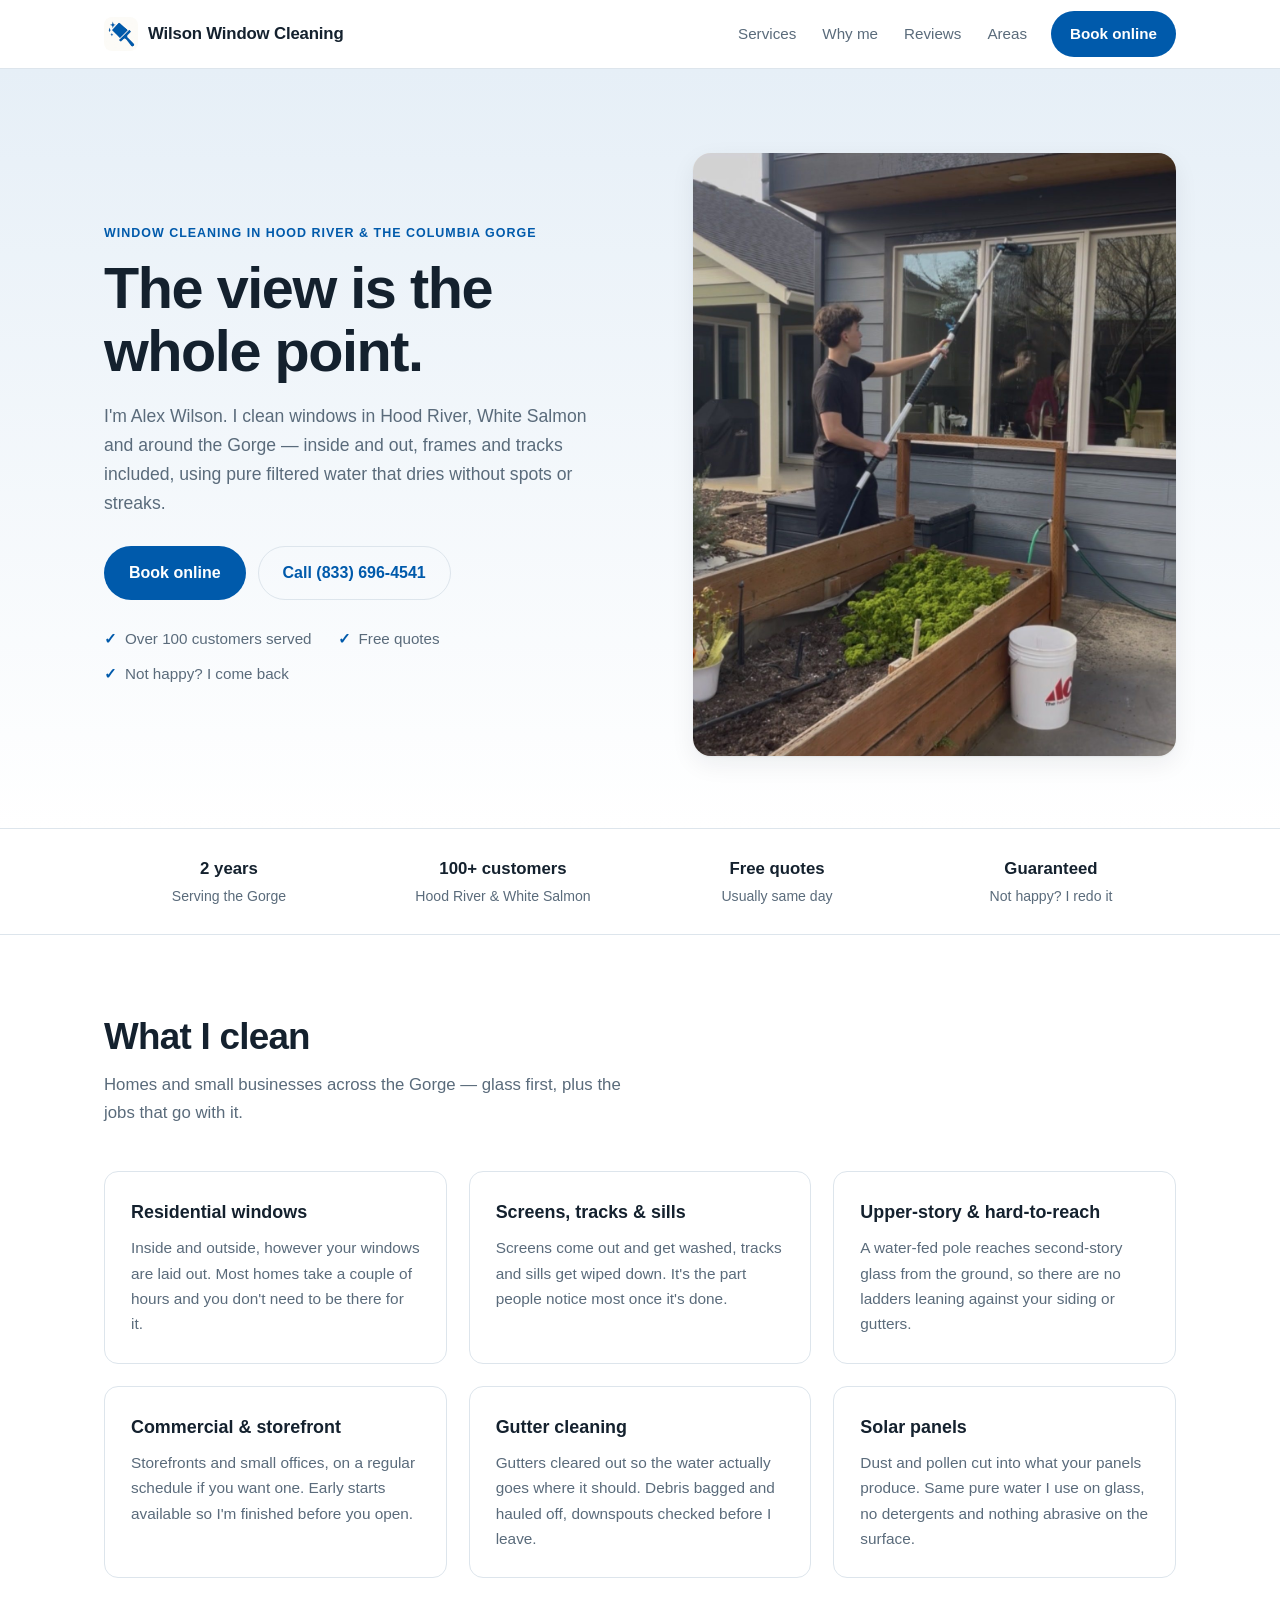
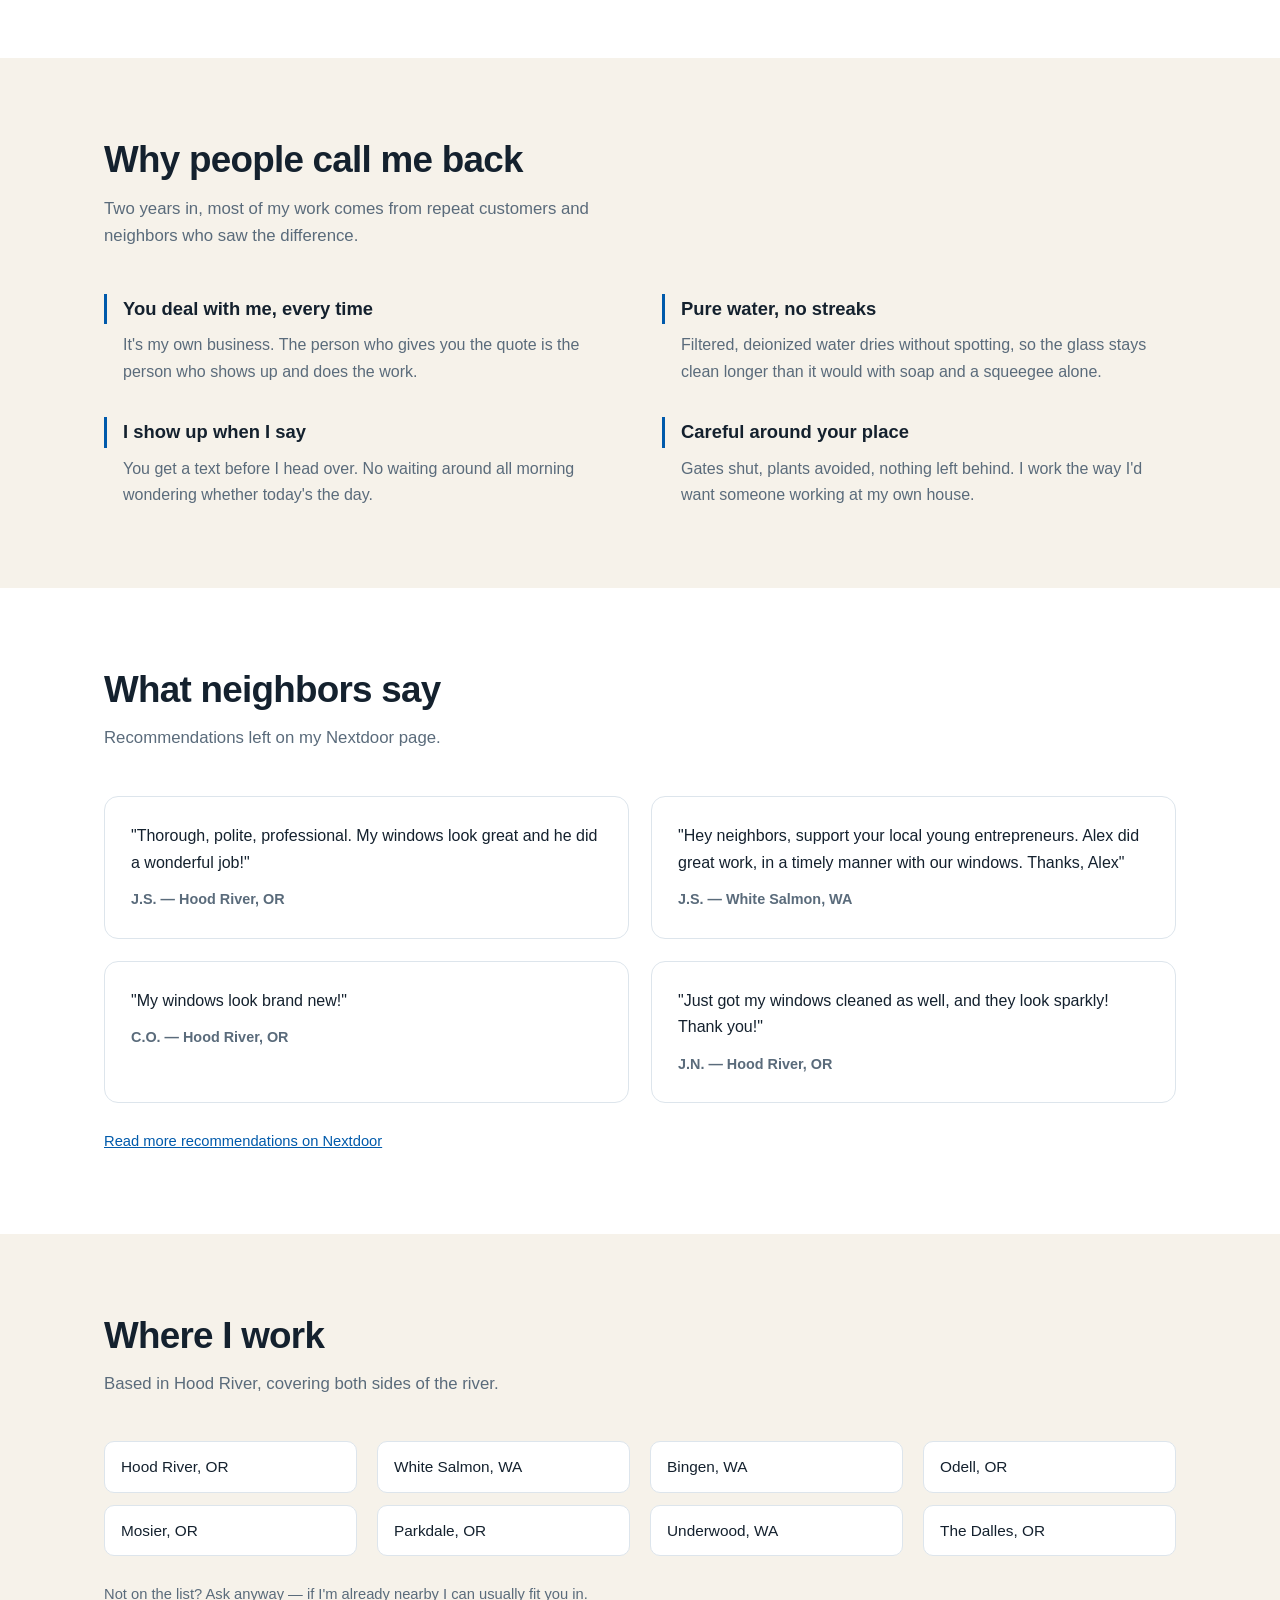
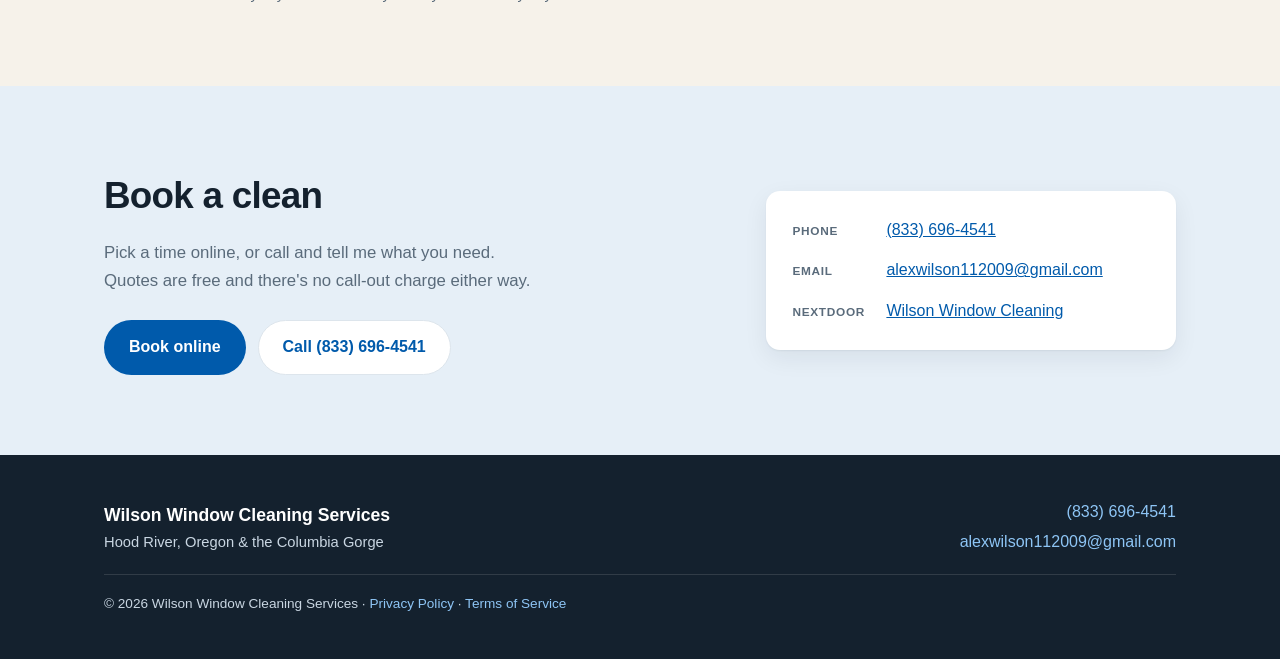
<file: index.html>
<!doctype html>
<html lang="en">
<head>
<meta charset="utf-8">
<meta name="viewport" content="width=device-width, initial-scale=1">
<title>Wilson Window Cleaning Services — Hood River &amp; the Columbia Gorge</title>
<meta name="description" content="Streak-free window cleaning in Hood River, White Salmon and across the Columbia Gorge. Over 100 customers served. Free quotes — call (833) 696-4541.">

<meta property="og:type" content="website">
<meta property="og:title" content="Wilson Window Cleaning Services — Hood River &amp; the Columbia Gorge">
<meta property="og:description" content="Streak-free window cleaning in Hood River, White Salmon and across the Columbia Gorge. Over 100 customers served.">
<meta property="og:image" content="https://wilsonwindowcleaning.us/assets/logo.webp">
<meta property="og:url" content="https://wilsonwindowcleaning.us/">

<link rel="canonical" href="https://wilsonwindowcleaning.us/">

<link rel="icon" href="assets/logo-mark.png">

<link rel="stylesheet" href="assets/styles.css">
</head>
<body>

<a class="skip-link" href="#main">Skip to content</a>

<header class="site-header">
  <div class="container header-inner">
    <a class="brand" href="#top">
      <img class="brand-mark" src="assets/logo-mark.png" alt="">
      <span class="brand-name">Wilson Window Cleaning</span>
    </a>

    <nav class="site-nav" aria-label="Main">
      <a href="#services">Services</a>
      <a href="#why">Why me</a>
      <a href="#reviews">Reviews</a>
      <a href="#areas">Areas</a>
    </nav>

    <a class="btn btn-primary btn-sm header-cta" href="https://my.herolgo.com/booking/4102-cloudview-ct-wjz6it9rnk/sv/free-quote">Book online</a>
  </div>
</header>

<main id="main">

  <!-- ============================ HERO ============================ -->
  <section class="hero" id="top">
    <div class="container hero-inner">
      <div class="hero-copy">
        <p class="eyebrow">Window cleaning in Hood River &amp; the Columbia Gorge</p>
        <h1>The view is the whole point.</h1>
        <p class="lede">
          I'm Alex Wilson. I clean windows in Hood River, White Salmon and
          around the Gorge — inside and out, frames and tracks included, using
          pure filtered water that dries without spots or streaks.
        </p>
        <div class="hero-actions">
          <a class="btn btn-primary" href="https://my.herolgo.com/booking/4102-cloudview-ct-wjz6it9rnk/sv/free-quote">Book online</a>
          <a class="btn btn-ghost" href="tel:+18336964541">Call (833) 696-4541</a>
        </div>
        <ul class="hero-points">
          <li>Over 100 customers served</li>
          <li>Free quotes</li>
          <li>Not happy? I come back</li>
        </ul>
      </div>

      <figure class="hero-figure">
        <img src="assets/photo-hero.jpg"
             alt="Alex Wilson cleaning a large patio window with a water-fed extension pole"
             width="1179" height="2075" loading="eager" fetchpriority="high">
      </figure>
    </div>
  </section>

  <!-- ========================== TRUST BAR ========================= -->
  <section class="trustbar">
    <div class="container trust-inner">
      <div class="trust-item"><strong>2 years</strong><span>Serving the Gorge</span></div>
      <div class="trust-item"><strong>100+ customers</strong><span>Hood River &amp; White Salmon</span></div>
      <div class="trust-item"><strong>Free quotes</strong><span>Usually same day</span></div>
      <div class="trust-item"><strong>Guaranteed</strong><span>Not happy? I redo it</span></div>
    </div>
  </section>

  <!-- =========================== SERVICES ========================= -->
  <section class="section" id="services">
    <div class="container">
      <div class="section-head">
        <h2>What I clean</h2>
        <p>Homes and small businesses across the Gorge — glass first, plus the jobs that go with it.</p>
      </div>

      <div class="cards">
        <article class="card">
          <h3>Residential windows</h3>
          <p>
            Inside and outside, however your windows are laid out. Most homes
            take a couple of hours and you don't need to be there for it.
          </p>
        </article>

        <article class="card">
          <h3>Screens, tracks &amp; sills</h3>
          <p>
            Screens come out and get washed, tracks and sills get wiped down.
            It's the part people notice most once it's done.
          </p>
        </article>

        <article class="card">
          <h3>Upper-story &amp; hard-to-reach</h3>
          <p>
            A water-fed pole reaches second-story glass from the ground, so
            there are no ladders leaning against your siding or gutters.
          </p>
        </article>

        <article class="card">
          <h3>Commercial &amp; storefront</h3>
          <p>
            Storefronts and small offices, on a regular schedule if you want
            one. Early starts available so I'm finished before you open.
          </p>
        </article>

        <article class="card">
          <h3>Gutter cleaning</h3>
          <p>
            Gutters cleared out so the water actually goes where it should.
            Debris bagged and hauled off, downspouts checked before I leave.
          </p>
        </article>

        <article class="card">
          <h3>Solar panels</h3>
          <p>
            Dust and pollen cut into what your panels produce. Same pure water
            I use on glass, no detergents and nothing abrasive on the surface.
          </p>
        </article>
      </div>
    </div>
  </section>

  <!-- ============================ WHY ME ========================== -->
  <section class="section section-alt" id="why">
    <div class="container">
      <div class="section-head">
        <h2>Why people call me back</h2>
        <p>Two years in, most of my work comes from repeat customers and neighbors who saw the difference.</p>
      </div>

      <div class="split">
        <div class="reason">
          <h3>You deal with me, every time</h3>
          <p>
            It's my own business. The person who gives you the quote is the
            person who shows up and does the work.
          </p>
        </div>
        <div class="reason">
          <h3>Pure water, no streaks</h3>
          <p>
            Filtered, deionized water dries without spotting, so the glass
            stays clean longer than it would with soap and a squeegee alone.
          </p>
        </div>
        <div class="reason">
          <h3>I show up when I say</h3>
          <p>
            You get a text before I head over. No waiting around all morning
            wondering whether today's the day.
          </p>
        </div>
        <div class="reason">
          <h3>Careful around your place</h3>
          <p>
            Gates shut, plants avoided, nothing left behind. I work the way
            I'd want someone working at my own house.
          </p>
        </div>
      </div>
    </div>
  </section>

  <!-- =========================== REVIEWS ========================== -->
  <section class="section" id="reviews">
    <div class="container">
      <div class="section-head">
        <h2>What neighbors say</h2>
        <p>Recommendations left on my Nextdoor page.</p>
      </div>

      <div class="quotes">
        <blockquote class="quote">
          <p>
            "Thorough, polite, professional. My windows look great and he did a
            wonderful job!"
          </p>
          <footer>J.S. — Hood River, OR</footer>
        </blockquote>

        <blockquote class="quote">
          <p>
            "Hey neighbors, support your local young entrepreneurs. Alex did
            great work, in a timely manner with our windows. Thanks, Alex"
          </p>
          <footer>J.S. — White Salmon, WA</footer>
        </blockquote>

        <blockquote class="quote">
          <p>"My windows look brand new!"</p>
          <footer>C.O. — Hood River, OR</footer>
        </blockquote>

        <blockquote class="quote">
          <p>
            "Just got my windows cleaned as well, and they look sparkly!
            Thank you!"
          </p>
          <footer>J.N. — Hood River, OR</footer>
        </blockquote>
      </div>

      <p class="fineprint">
        <a href="https://nextdoor.com/pages/wilson-window-cleaning-fyv043/"
           target="_blank" rel="noopener">Read more recommendations on Nextdoor</a>
      </p>
    </div>
  </section>

  <!-- ============================ AREAS =========================== -->
  <section class="section section-alt" id="areas">
    <div class="container">
      <div class="section-head">
        <h2>Where I work</h2>
        <p>Based in Hood River, covering both sides of the river.</p>
      </div>

      <ul class="area-list">
        <li>Hood River, OR</li>
        <li>White Salmon, WA</li>
        <li>Bingen, WA</li>
        <li>Odell, OR</li>
        <li>Mosier, OR</li>
        <li>Parkdale, OR</li>
        <li>Underwood, WA</li>
        <li>The Dalles, OR</li>
      </ul>

      <p class="fineprint">
        Not on the list? Ask anyway — if I'm already nearby I can usually fit you in.
      </p>
    </div>
  </section>

  <!-- ============================= BOOK =========================== -->
  <section class="section section-book" id="book">
    <div class="container book-inner">
      <div class="book-copy">
        <h2>Book a clean</h2>
        <p>
          Pick a time online, or call and tell me what you need. Quotes are
          free and there's no call-out charge either way.
        </p>
        <div class="book-actions">
          <a class="btn btn-primary" href="https://my.herolgo.com/booking/4102-cloudview-ct-wjz6it9rnk/sv/free-quote">Book online</a>
          <a class="btn btn-ghost" href="tel:+18336964541">Call (833) 696-4541</a>
        </div>
      </div>

      <div class="contact-list">
        <p><strong>Phone</strong><a href="tel:+18336964541">(833) 696-4541</a></p>
        <p><strong>Email</strong><a href="mailto:alexwilson112009@gmail.com">alexwilson112009@gmail.com</a></p>
        <p><strong>Nextdoor</strong><a href="https://nextdoor.com/pages/wilson-window-cleaning-fyv043/" target="_blank" rel="noopener">Wilson Window Cleaning</a></p>
      </div>
    </div>
  </section>

</main>

<footer class="site-footer">
  <div class="container footer-inner">
    <div>
      <p class="footer-brand">Wilson Window Cleaning Services</p>
      <p class="footer-meta">Hood River, Oregon &amp; the Columbia Gorge</p>
    </div>
    <div class="footer-contact">
      <a href="tel:+18336964541">(833) 696-4541</a>
      <a href="mailto:alexwilson112009@gmail.com">alexwilson112009@gmail.com</a>
    </div>
    <p class="footer-legal">
      © <span id="year">2026</span> Wilson Window Cleaning Services ·
      <a href="privacy.html">Privacy Policy</a> ·
      <a href="terms.html">Terms of Service</a>
    </p>
  </div>
</footer>

<script>
  document.getElementById('year').textContent = new Date().getFullYear();
</script>

</body>
</html>
</file>
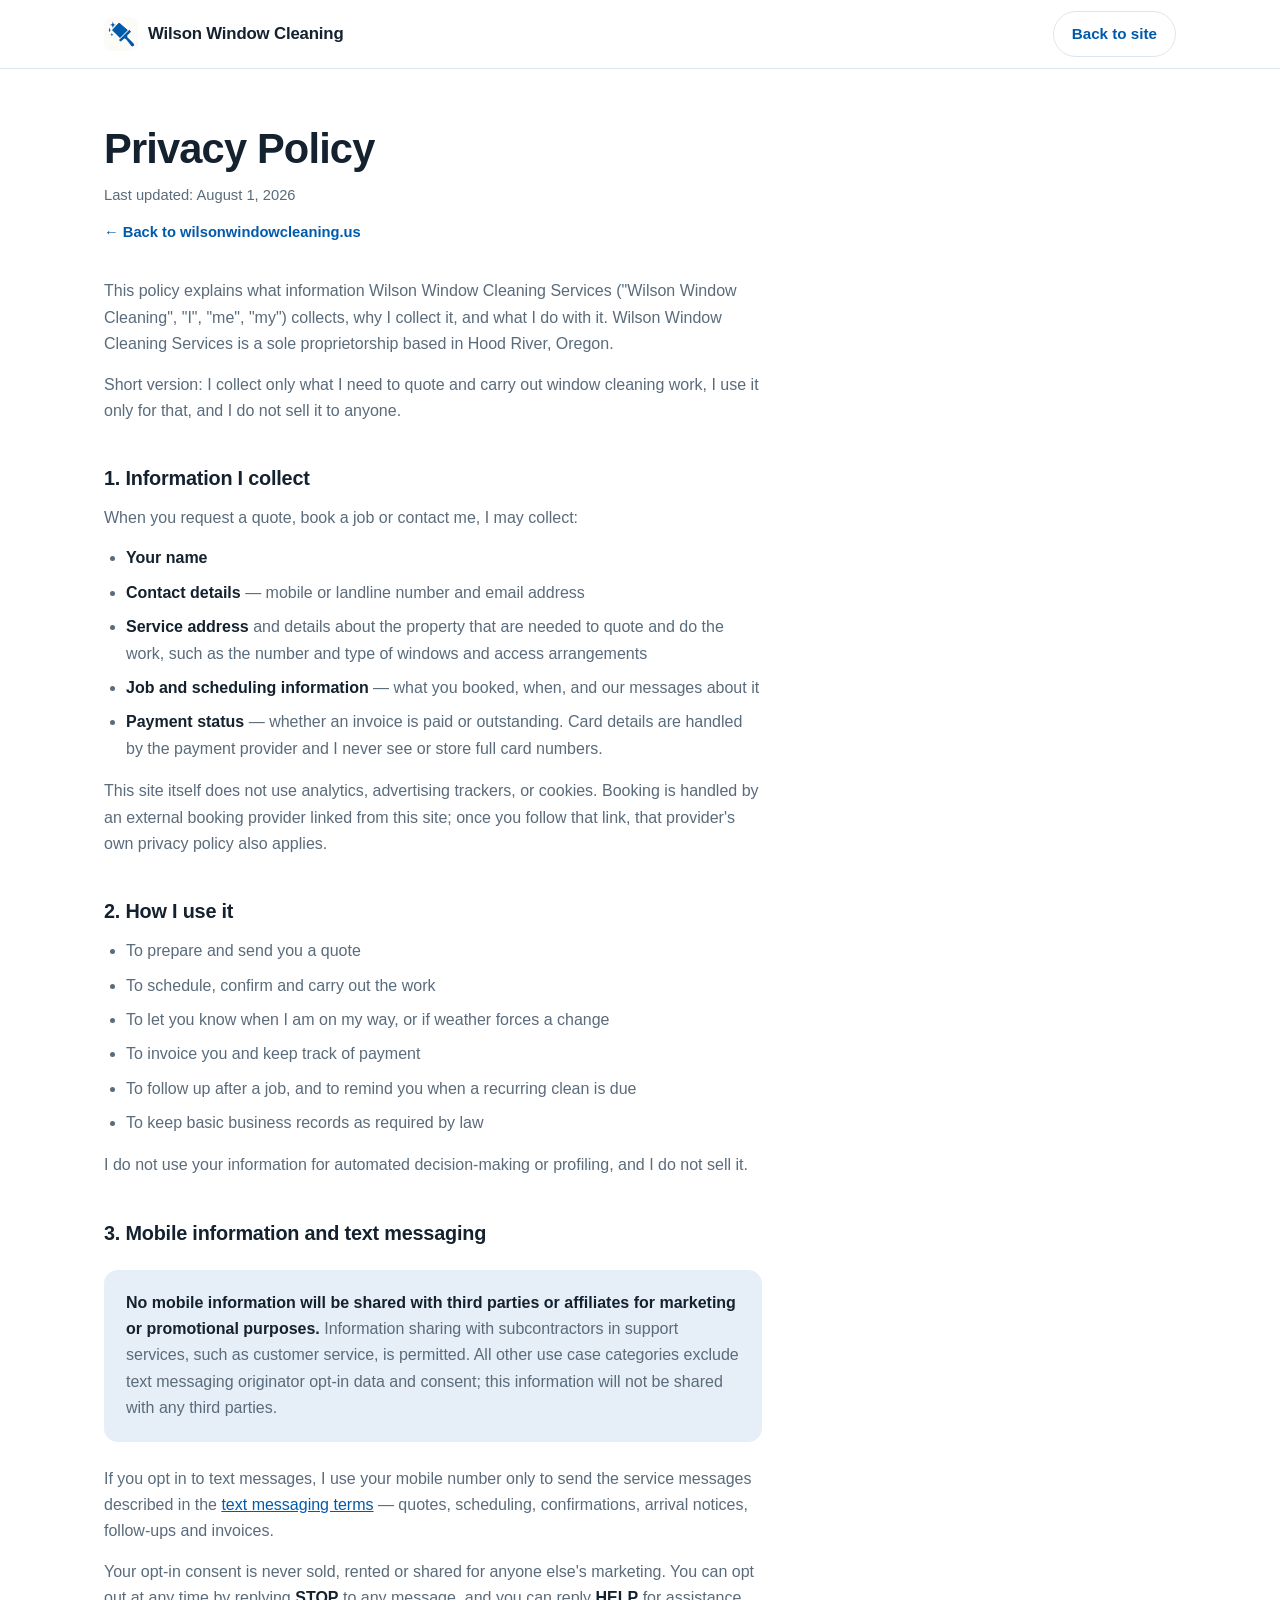
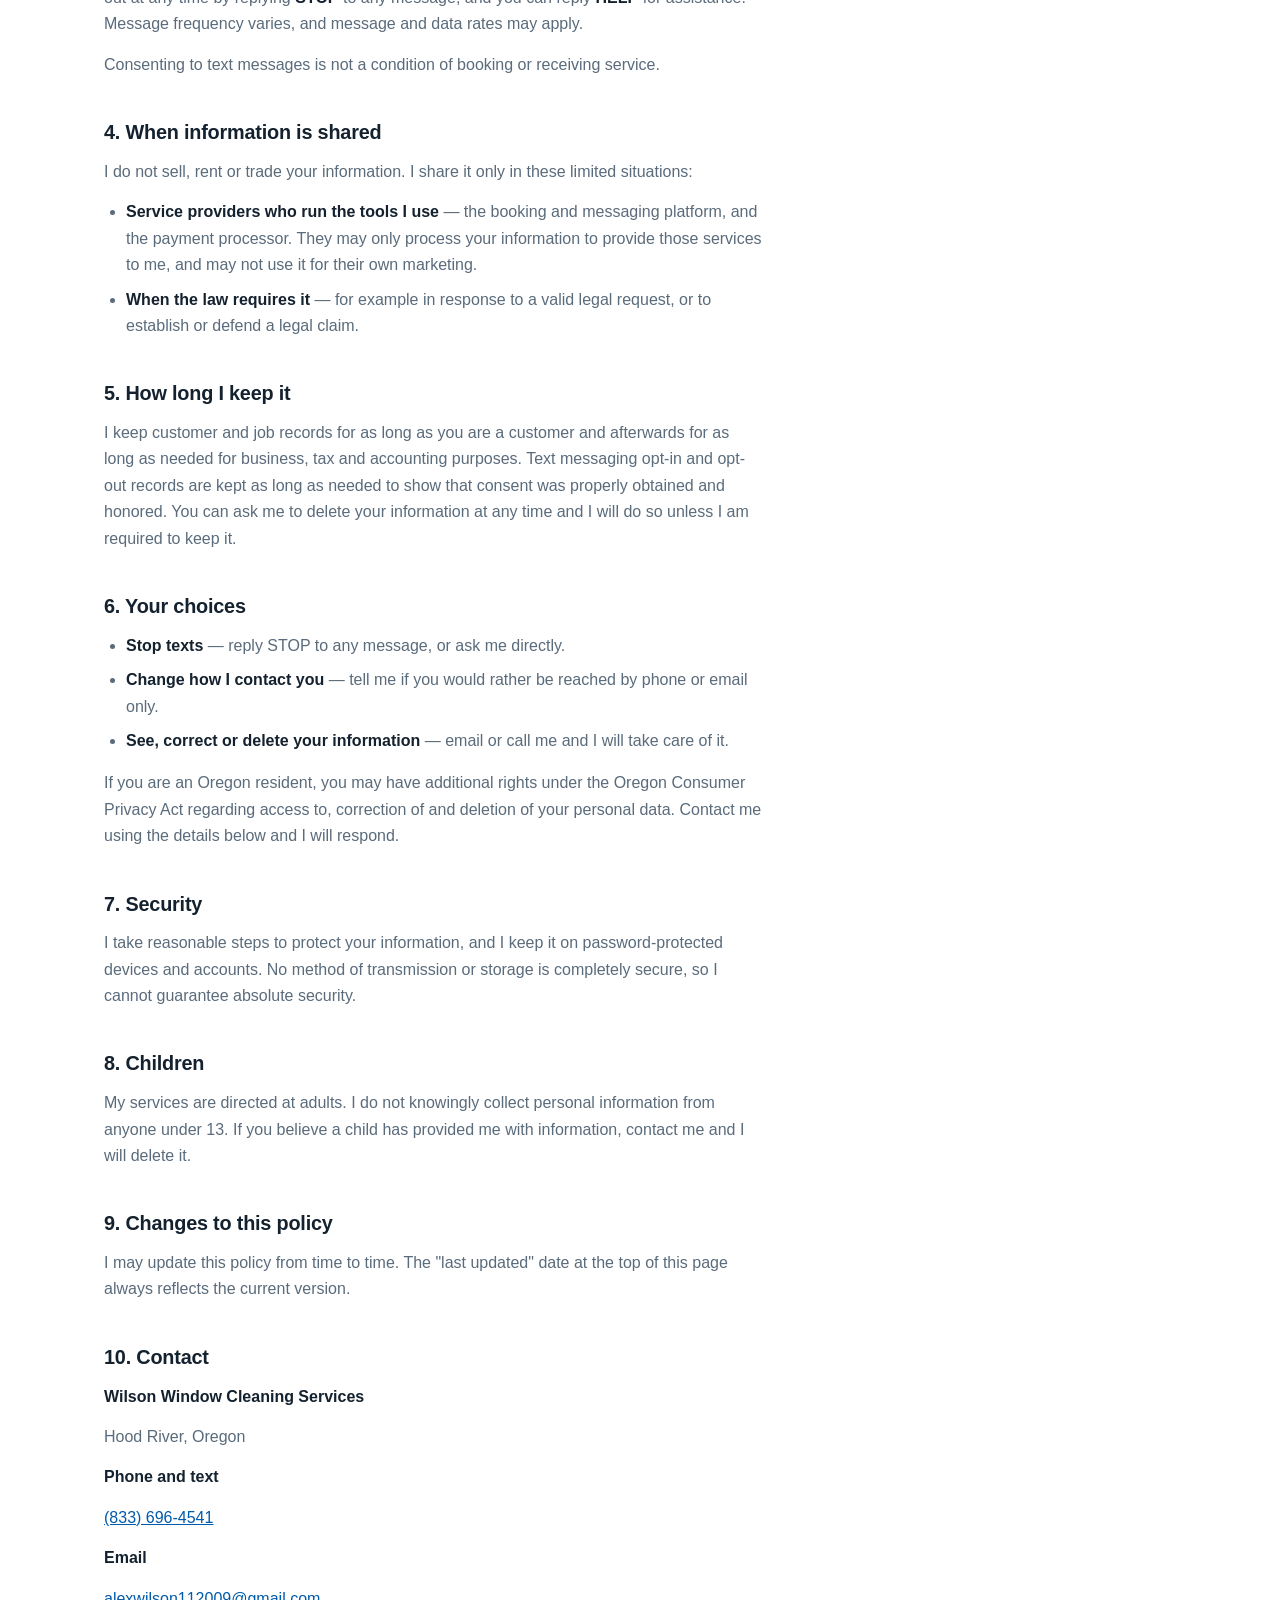
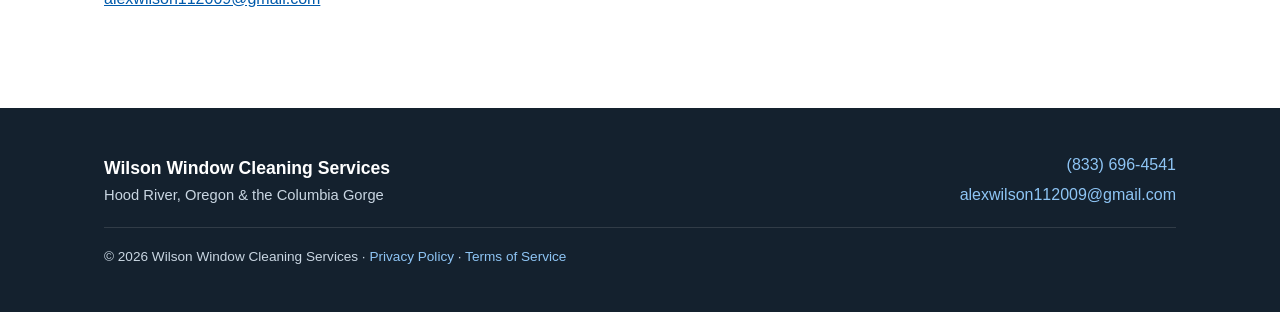
<file: privacy.html>
<!doctype html>
<html lang="en">
<head>
<meta charset="utf-8">
<meta name="viewport" content="width=device-width, initial-scale=1">
<title>Privacy Policy — Wilson Window Cleaning Services</title>
<meta name="description" content="Privacy policy for Wilson Window Cleaning Services, covering what information is collected, how it is used, and how mobile and text messaging data is handled.">
<meta name="robots" content="index, follow">
<link rel="icon" href="assets/logo-mark.png">
<link rel="stylesheet" href="assets/styles.css">
</head>
<body>

<a class="skip-link" href="#main">Skip to content</a>

<header class="site-header">
  <div class="container header-inner">
    <a class="brand" href="index.html">
      <img class="brand-mark" src="assets/logo-mark.png" alt="">
      <span class="brand-name">Wilson Window Cleaning</span>
    </a>
    <a class="btn btn-ghost btn-sm header-cta" style="margin-left:auto" href="index.html">Back to site</a>
  </div>
</header>

<main class="legal" id="main">
  <div class="container">
    <div class="legal-inner">

    <h1>Privacy Policy</h1>
    <p class="updated">Last updated: August 1, 2026</p>
    <a class="back" href="index.html">&larr; Back to wilsonwindowcleaning.us</a>

    <p>
      This policy explains what information Wilson Window Cleaning Services
      ("Wilson Window Cleaning", "I", "me", "my") collects, why I collect it,
      and what I do with it. Wilson Window Cleaning Services is a sole
      proprietorship based in Hood River, Oregon.
    </p>
    <p>
      Short version: I collect only what I need to quote and carry out window
      cleaning work, I use it only for that, and I do not sell it to anyone.
    </p>

    <h2 id="collect">1. Information I collect</h2>
    <p>When you request a quote, book a job or contact me, I may collect:</p>
    <ul>
      <li><strong>Your name</strong></li>
      <li>
        <strong>Contact details</strong> — mobile or landline number and email
        address
      </li>
      <li>
        <strong>Service address</strong> and details about the property that
        are needed to quote and do the work, such as the number and type of
        windows and access arrangements
      </li>
      <li>
        <strong>Job and scheduling information</strong> — what you booked, when,
        and our messages about it
      </li>
      <li>
        <strong>Payment status</strong> — whether an invoice is paid or
        outstanding. Card details are handled by the payment provider and I
        never see or store full card numbers.
      </li>
    </ul>
    <p>
      This site itself does not use analytics, advertising trackers, or
      cookies. Booking is handled by an external booking provider linked from
      this site; once you follow that link, that provider's own privacy policy
      also applies.
    </p>

    <h2 id="use">2. How I use it</h2>
    <ul>
      <li>To prepare and send you a quote</li>
      <li>To schedule, confirm and carry out the work</li>
      <li>To let you know when I am on my way, or if weather forces a change</li>
      <li>To invoice you and keep track of payment</li>
      <li>To follow up after a job, and to remind you when a recurring clean is due</li>
      <li>To keep basic business records as required by law</li>
    </ul>
    <p>
      I do not use your information for automated decision-making or profiling,
      and I do not sell it.
    </p>

    <h2 id="sms">3. Mobile information and text messaging</h2>

    <div class="callout">
      <p>
        <strong>No mobile information will be shared with third parties or
        affiliates for marketing or promotional purposes.</strong> Information
        sharing with subcontractors in support services, such as customer
        service, is permitted. All other use case categories exclude text
        messaging originator opt-in data and consent; this information will not
        be shared with any third parties.
      </p>
    </div>

    <p>
      If you opt in to text messages, I use your mobile number only to send the
      service messages described in the
      <a href="terms.html#sms">text messaging terms</a> — quotes, scheduling,
      confirmations, arrival notices, follow-ups and invoices.
    </p>
    <p>
      Your opt-in consent is never sold, rented or shared for anyone else's
      marketing. You can opt out at any time by replying <strong>STOP</strong>
      to any message, and you can reply <strong>HELP</strong> for assistance.
      Message frequency varies, and message and data rates may apply.
    </p>
    <p>
      Consenting to text messages is not a condition of booking or receiving
      service.
    </p>

    <h2 id="sharing">4. When information is shared</h2>
    <p>
      I do not sell, rent or trade your information. I share it only in these
      limited situations:
    </p>
    <ul>
      <li>
        <strong>Service providers who run the tools I use</strong> — the
        booking and messaging platform, and the payment processor. They may
        only process your information to provide those services to me, and may
        not use it for their own marketing.
      </li>
      <li>
        <strong>When the law requires it</strong> — for example in response to
        a valid legal request, or to establish or defend a legal claim.
      </li>
    </ul>

    <h2 id="retention">5. How long I keep it</h2>
    <p>
      I keep customer and job records for as long as you are a customer and
      afterwards for as long as needed for business, tax and accounting
      purposes. Text messaging opt-in and opt-out records are kept as long as
      needed to show that consent was properly obtained and honored. You can
      ask me to delete your information at any time and I will do so unless I
      am required to keep it.
    </p>

    <h2 id="choices">6. Your choices</h2>
    <ul>
      <li>
        <strong>Stop texts</strong> — reply STOP to any message, or ask me
        directly.
      </li>
      <li>
        <strong>Change how I contact you</strong> — tell me if you would rather
        be reached by phone or email only.
      </li>
      <li>
        <strong>See, correct or delete your information</strong> — email or
        call me and I will take care of it.
      </li>
    </ul>
    <p>
      If you are an Oregon resident, you may have additional rights under the
      Oregon Consumer Privacy Act regarding access to, correction of and
      deletion of your personal data. Contact me using the details below and I
      will respond.
    </p>

    <h2 id="security">7. Security</h2>
    <p>
      I take reasonable steps to protect your information, and I keep it on
      password-protected devices and accounts. No method of transmission or
      storage is completely secure, so I cannot guarantee absolute security.
    </p>

    <h2 id="children">8. Children</h2>
    <p>
      My services are directed at adults. I do not knowingly collect personal
      information from anyone under 13. If you believe a child has provided me
      with information, contact me and I will delete it.
    </p>

    <h2 id="changes">9. Changes to this policy</h2>
    <p>
      I may update this policy from time to time. The "last updated" date at
      the top of this page always reflects the current version.
    </p>

    <h2 id="contact">10. Contact</h2>
    <dl>
      <dt>Wilson Window Cleaning Services</dt>
      <dd>Hood River, Oregon</dd>
      <dt>Phone and text</dt>
      <dd><a href="tel:+18336964541">(833) 696-4541</a></dd>
      <dt>Email</dt>
      <dd><a href="mailto:alexwilson112009@gmail.com">alexwilson112009@gmail.com</a></dd>
    </dl>

    </div>
  </div>
</main>

<footer class="site-footer">
  <div class="container footer-inner">
    <div>
      <p class="footer-brand">Wilson Window Cleaning Services</p>
      <p class="footer-meta">Hood River, Oregon &amp; the Columbia Gorge</p>
    </div>
    <div class="footer-contact">
      <a href="tel:+18336964541">(833) 696-4541</a>
      <a href="mailto:alexwilson112009@gmail.com">alexwilson112009@gmail.com</a>
    </div>
    <p class="footer-legal">
      © <span id="year">2026</span> Wilson Window Cleaning Services ·
      <a href="privacy.html">Privacy Policy</a> ·
      <a href="terms.html">Terms of Service</a>
    </p>
  </div>
</footer>

<script>
  document.getElementById('year').textContent = new Date().getFullYear();
</script>

</body>
</html>
</file>
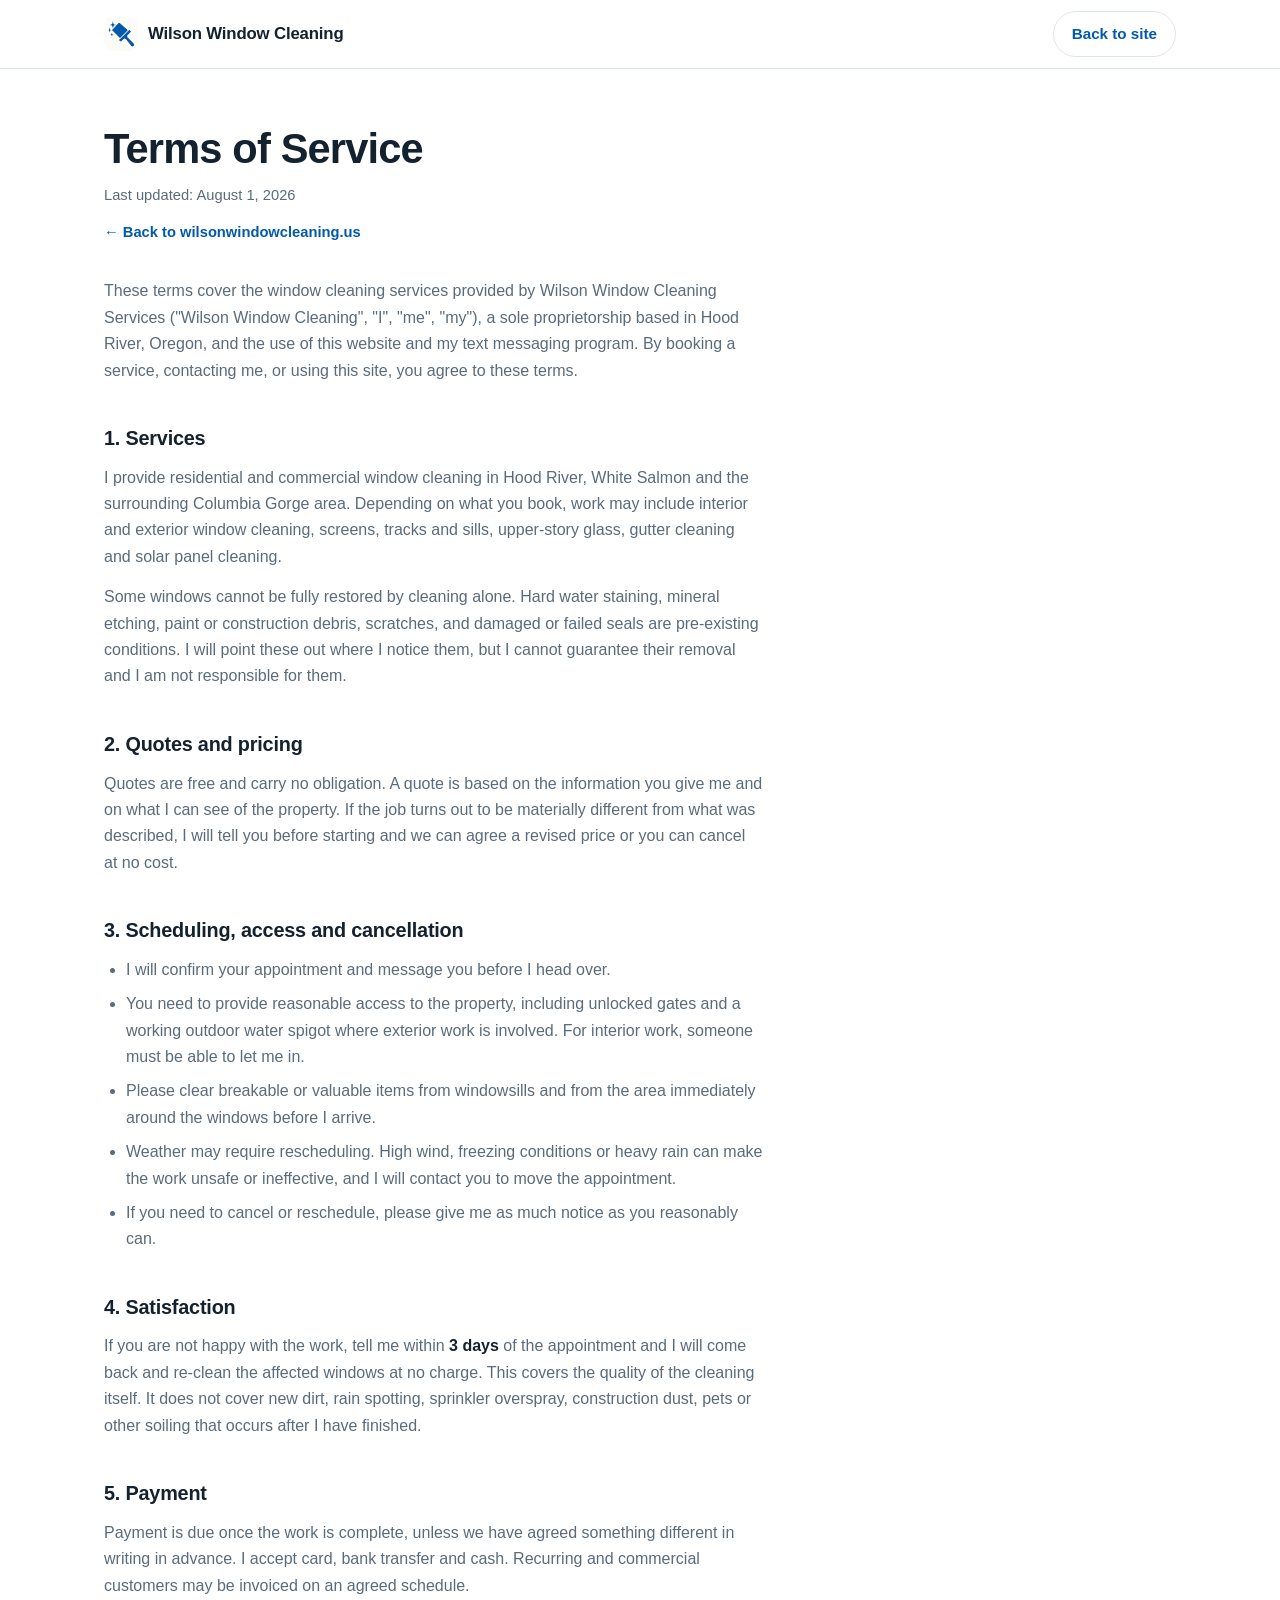
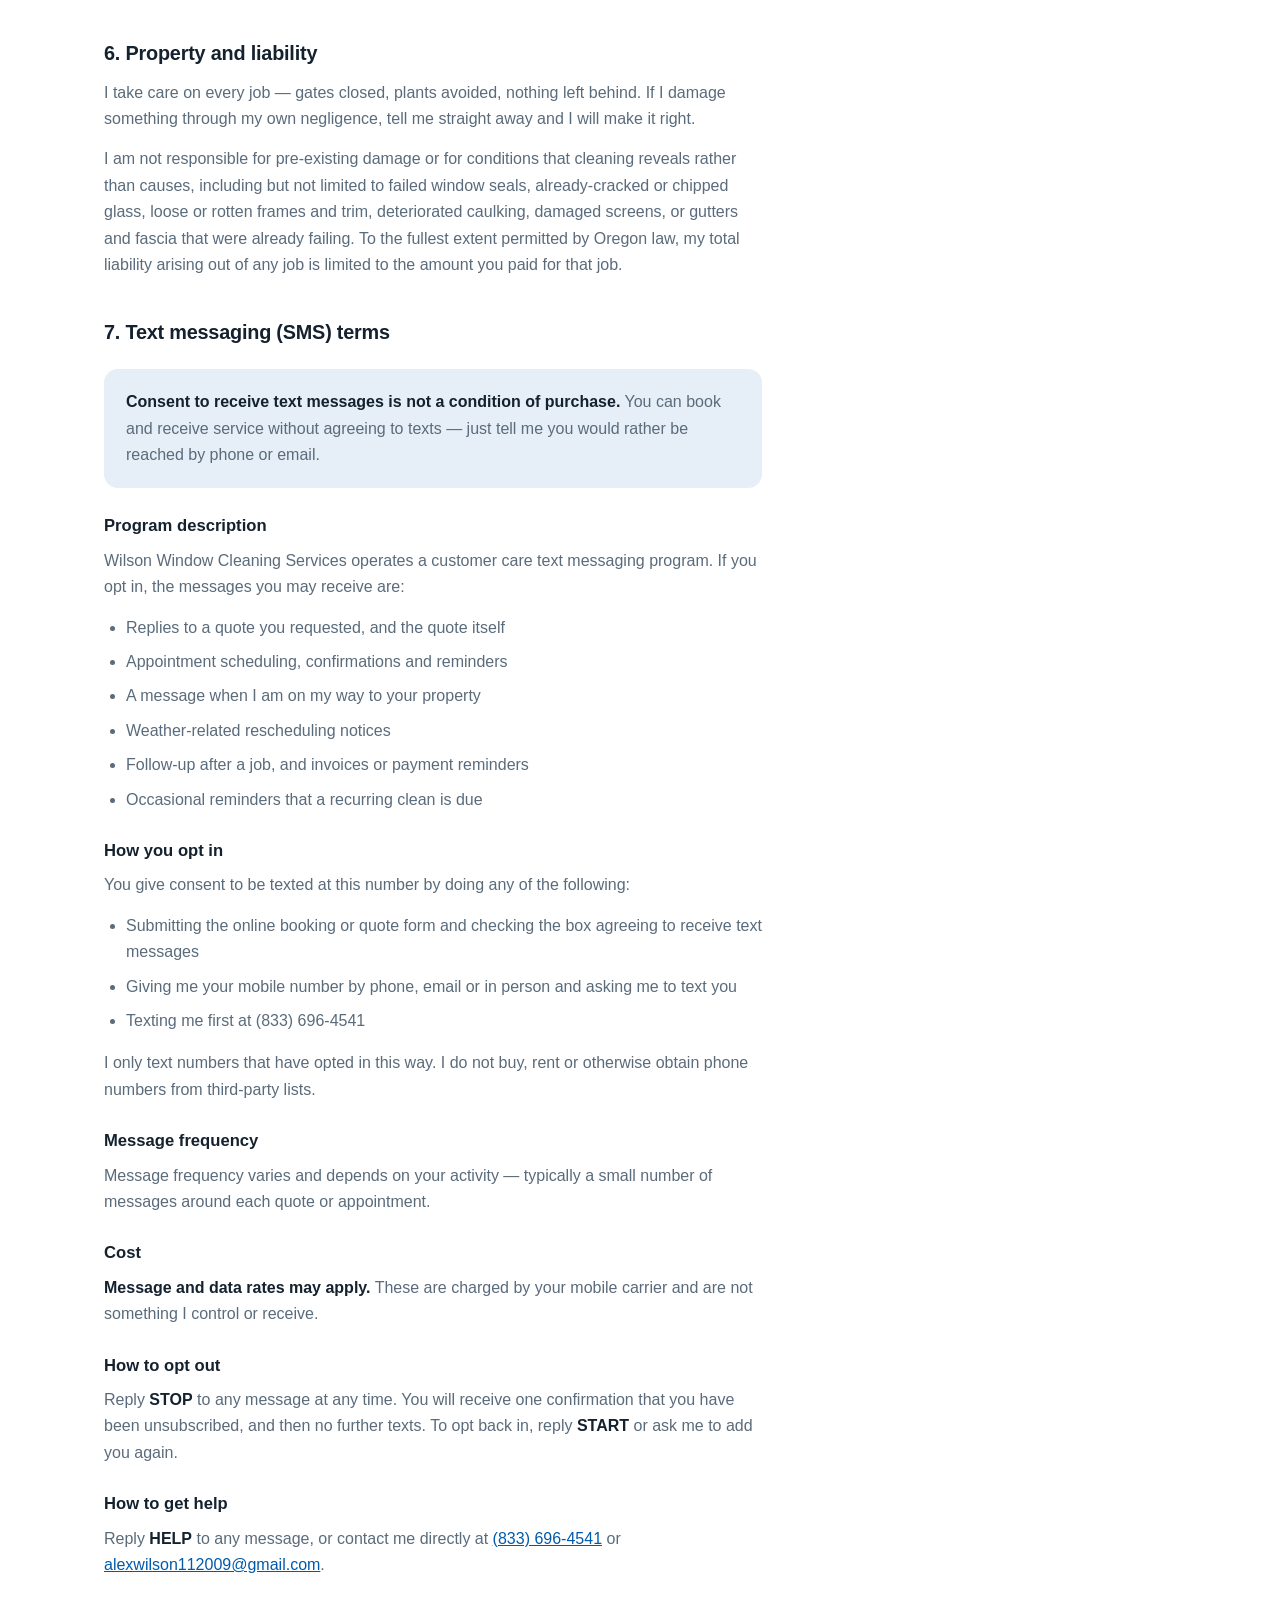
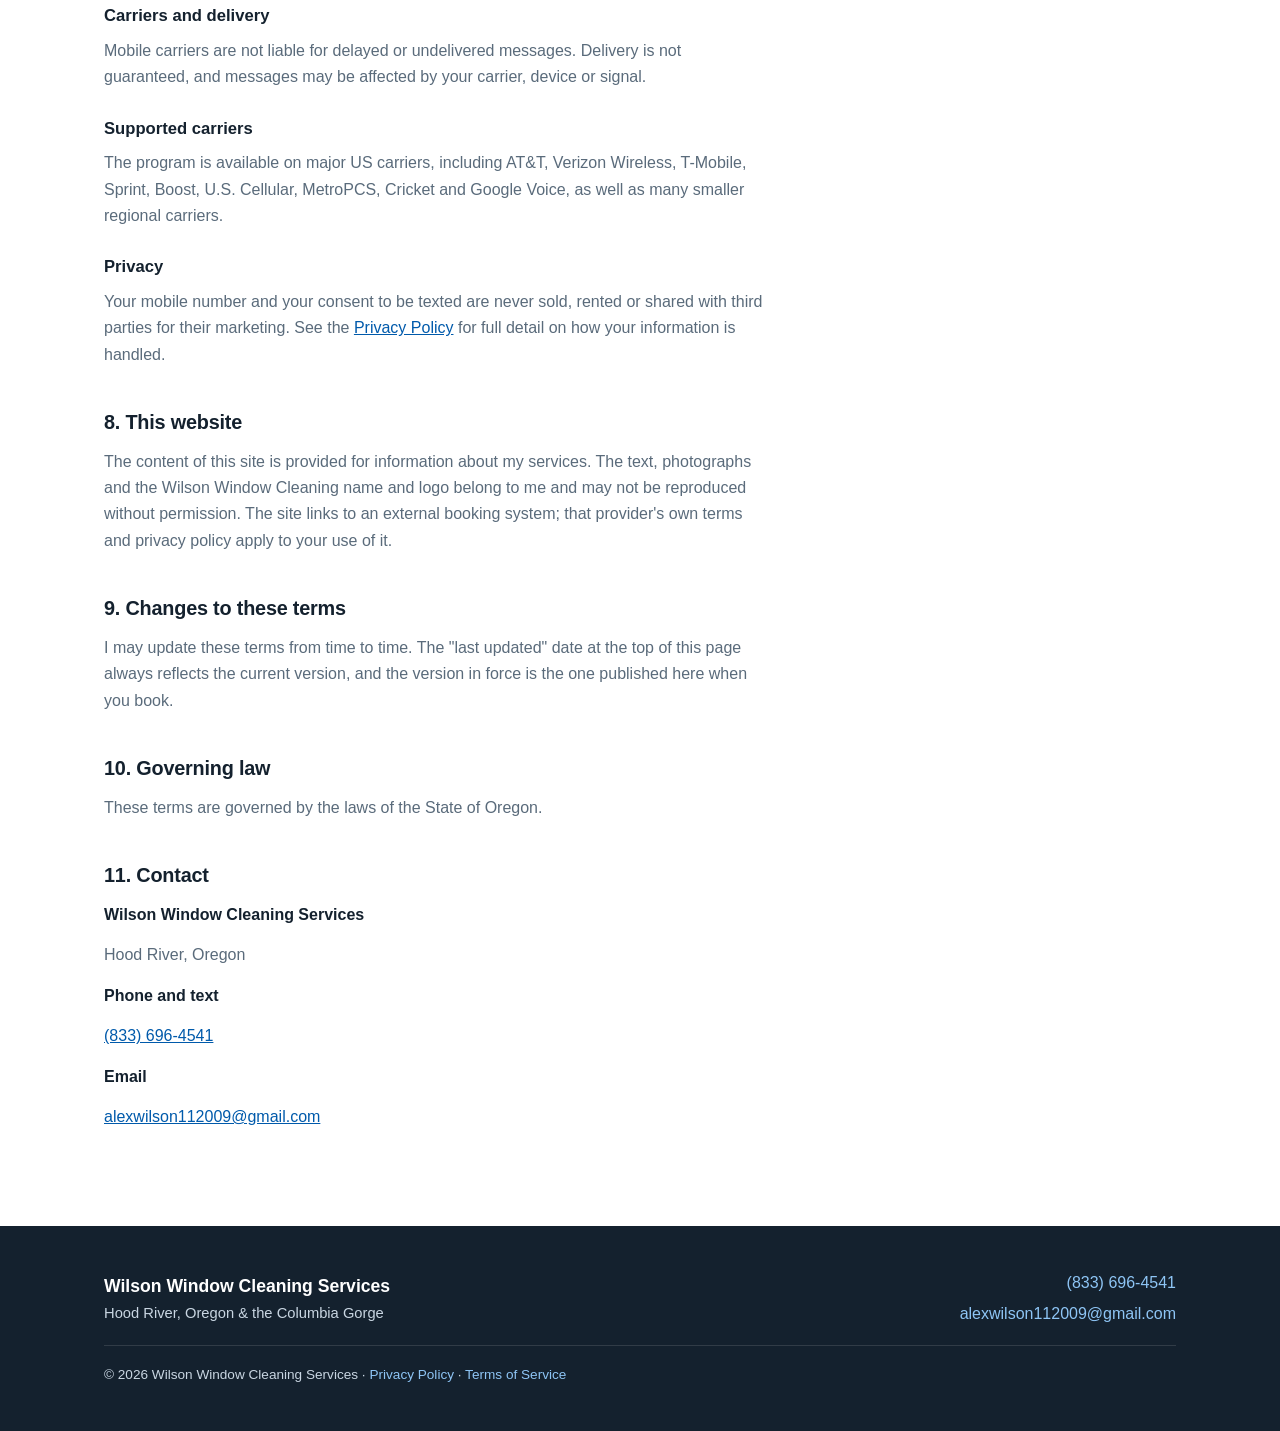
<file: terms.html>
<!doctype html>
<html lang="en">
<head>
<meta charset="utf-8">
<meta name="viewport" content="width=device-width, initial-scale=1">
<title>Terms of Service — Wilson Window Cleaning Services</title>
<meta name="description" content="Terms of service for Wilson Window Cleaning Services, including text messaging terms, consent, and opt-out instructions.">
<meta name="robots" content="index, follow">
<link rel="icon" href="assets/logo-mark.png">
<link rel="stylesheet" href="assets/styles.css">
</head>
<body>

<a class="skip-link" href="#main">Skip to content</a>

<header class="site-header">
  <div class="container header-inner">
    <a class="brand" href="index.html">
      <img class="brand-mark" src="assets/logo-mark.png" alt="">
      <span class="brand-name">Wilson Window Cleaning</span>
    </a>
    <a class="btn btn-ghost btn-sm header-cta" style="margin-left:auto" href="index.html">Back to site</a>
  </div>
</header>

<main class="legal" id="main">
  <div class="container">
    <div class="legal-inner">

    <h1>Terms of Service</h1>
    <p class="updated">Last updated: August 1, 2026</p>
    <a class="back" href="index.html">&larr; Back to wilsonwindowcleaning.us</a>

    <p>
      These terms cover the window cleaning services provided by Wilson Window
      Cleaning Services ("Wilson Window Cleaning", "I", "me", "my"), a sole
      proprietorship based in Hood River, Oregon, and the use of this website
      and my text messaging program. By booking a service, contacting me, or
      using this site, you agree to these terms.
    </p>

    <h2 id="services">1. Services</h2>
    <p>
      I provide residential and commercial window cleaning in Hood River,
      White Salmon and the surrounding Columbia Gorge area. Depending on what
      you book, work may include interior and exterior window cleaning,
      screens, tracks and sills, upper-story glass, gutter cleaning and solar
      panel cleaning.
    </p>
    <p>
      Some windows cannot be fully restored by cleaning alone. Hard water
      staining, mineral etching, paint or construction debris, scratches, and
      damaged or failed seals are pre-existing conditions. I will point these
      out where I notice them, but I cannot guarantee their removal and I am
      not responsible for them.
    </p>

    <h2 id="quotes">2. Quotes and pricing</h2>
    <p>
      Quotes are free and carry no obligation. A quote is based on the
      information you give me and on what I can see of the property. If the
      job turns out to be materially different from what was described, I will
      tell you before starting and we can agree a revised price or you can
      cancel at no cost.
    </p>

    <h2 id="scheduling">3. Scheduling, access and cancellation</h2>
    <ul>
      <li>
        I will confirm your appointment and message you before I head over.
      </li>
      <li>
        You need to provide reasonable access to the property, including
        unlocked gates and a working outdoor water spigot where exterior work
        is involved. For interior work, someone must be able to let me in.
      </li>
      <li>
        Please clear breakable or valuable items from windowsills and from the
        area immediately around the windows before I arrive.
      </li>
      <li>
        Weather may require rescheduling. High wind, freezing conditions or
        heavy rain can make the work unsafe or ineffective, and I will contact
        you to move the appointment.
      </li>
      <li>
        If you need to cancel or reschedule, please give me as much notice as
        you reasonably can.
      </li>
    </ul>

    <h2 id="guarantee">4. Satisfaction</h2>
    <p>
      If you are not happy with the work, tell me within <strong>3 days</strong>
      of the appointment and I will come back and re-clean the affected windows
      at no charge. This covers the quality of the cleaning itself. It does not
      cover new dirt, rain spotting, sprinkler overspray, construction dust,
      pets or other soiling that occurs after I have finished.
    </p>

    <h2 id="payment">5. Payment</h2>
    <p>
      Payment is due once the work is complete, unless we have agreed something
      different in writing in advance. I accept card, bank transfer and cash.
      Recurring and commercial customers may be invoiced on an agreed schedule.
    </p>

    <h2 id="liability">6. Property and liability</h2>
    <p>
      I take care on every job — gates closed, plants avoided, nothing left
      behind. If I damage something through my own negligence, tell me straight
      away and I will make it right.
    </p>
    <p>
      I am not responsible for pre-existing damage or for conditions that
      cleaning reveals rather than causes, including but not limited to failed
      window seals, already-cracked or chipped glass, loose or rotten frames
      and trim, deteriorated caulking, damaged screens, or gutters and
      fascia that were already failing. To the fullest extent permitted by
      Oregon law, my total liability arising out of any job is limited to the
      amount you paid for that job.
    </p>

    <h2 id="sms">7. Text messaging (SMS) terms</h2>

    <div class="callout">
      <p>
        <strong>Consent to receive text messages is not a condition of
        purchase.</strong> You can book and receive service without agreeing to
        texts — just tell me you would rather be reached by phone or email.
      </p>
    </div>

    <h3>Program description</h3>
    <p>
      Wilson Window Cleaning Services operates a customer care text messaging
      program. If you opt in, the messages you may receive are:
    </p>
    <ul>
      <li>Replies to a quote you requested, and the quote itself</li>
      <li>Appointment scheduling, confirmations and reminders</li>
      <li>A message when I am on my way to your property</li>
      <li>Weather-related rescheduling notices</li>
      <li>Follow-up after a job, and invoices or payment reminders</li>
      <li>Occasional reminders that a recurring clean is due</li>
    </ul>

    <h3>How you opt in</h3>
    <p>
      You give consent to be texted at this number by doing any of the
      following:
    </p>
    <ul>
      <li>
        Submitting the online booking or quote form and checking the box
        agreeing to receive text messages
      </li>
      <li>
        Giving me your mobile number by phone, email or in person and asking
        me to text you
      </li>
      <li>Texting me first at (833) 696-4541</li>
    </ul>
    <p>
      I only text numbers that have opted in this way. I do not buy, rent or
      otherwise obtain phone numbers from third-party lists.
    </p>

    <h3>Message frequency</h3>
    <p>
      Message frequency varies and depends on your activity — typically a small
      number of messages around each quote or appointment.
    </p>

    <h3>Cost</h3>
    <p>
      <strong>Message and data rates may apply.</strong> These are charged by
      your mobile carrier and are not something I control or receive.
    </p>

    <h3>How to opt out</h3>
    <p>
      Reply <strong>STOP</strong> to any message at any time. You will receive
      one confirmation that you have been unsubscribed, and then no further
      texts. To opt back in, reply <strong>START</strong> or ask me to add you
      again.
    </p>

    <h3>How to get help</h3>
    <p>
      Reply <strong>HELP</strong> to any message, or contact me directly at
      <a href="tel:+18336964541">(833) 696-4541</a> or
      <a href="mailto:alexwilson112009@gmail.com">alexwilson112009@gmail.com</a>.
    </p>

    <h3>Carriers and delivery</h3>
    <p>
      Mobile carriers are not liable for delayed or undelivered messages.
      Delivery is not guaranteed, and messages may be affected by your carrier,
      device or signal.
    </p>

    <h3>Supported carriers</h3>
    <p>
      The program is available on major US carriers, including AT&amp;T,
      Verizon Wireless, T-Mobile, Sprint, Boost, U.S. Cellular, MetroPCS,
      Cricket and Google Voice, as well as many smaller regional carriers.
    </p>

    <h3>Privacy</h3>
    <p>
      Your mobile number and your consent to be texted are never sold, rented
      or shared with third parties for their marketing. See the
      <a href="privacy.html">Privacy Policy</a> for full detail on how your
      information is handled.
    </p>

    <h2 id="website">8. This website</h2>
    <p>
      The content of this site is provided for information about my services.
      The text, photographs and the Wilson Window Cleaning name and logo belong
      to me and may not be reproduced without permission. The site links to an
      external booking system; that provider's own terms and privacy policy
      apply to your use of it.
    </p>

    <h2 id="changes">9. Changes to these terms</h2>
    <p>
      I may update these terms from time to time. The "last updated" date at
      the top of this page always reflects the current version, and the version
      in force is the one published here when you book.
    </p>

    <h2 id="law">10. Governing law</h2>
    <p>
      These terms are governed by the laws of the State of Oregon.
    </p>

    <h2 id="contact">11. Contact</h2>
    <dl>
      <dt>Wilson Window Cleaning Services</dt>
      <dd>Hood River, Oregon</dd>
      <dt>Phone and text</dt>
      <dd><a href="tel:+18336964541">(833) 696-4541</a></dd>
      <dt>Email</dt>
      <dd><a href="mailto:alexwilson112009@gmail.com">alexwilson112009@gmail.com</a></dd>
    </dl>

    </div>
  </div>
</main>

<footer class="site-footer">
  <div class="container footer-inner">
    <div>
      <p class="footer-brand">Wilson Window Cleaning Services</p>
      <p class="footer-meta">Hood River, Oregon &amp; the Columbia Gorge</p>
    </div>
    <div class="footer-contact">
      <a href="tel:+18336964541">(833) 696-4541</a>
      <a href="mailto:alexwilson112009@gmail.com">alexwilson112009@gmail.com</a>
    </div>
    <p class="footer-legal">
      © <span id="year">2026</span> Wilson Window Cleaning Services ·
      <a href="privacy.html">Privacy Policy</a> ·
      <a href="terms.html">Terms of Service</a>
    </p>
  </div>
</footer>

<script>
  document.getElementById('year').textContent = new Date().getFullYear();
</script>

</body>
</html>
</file>
<file: assets/styles.css>
/* ============================================================
   Wilson Window Cleaning Services
   One stylesheet, no build step, no dependencies.
   Brand colours live in :root below — change them there.
   ============================================================ */

:root {
  /* Sampled directly from assets/logo.webp. */
  --brand: #005aab;
  --brand-dark: #004484;
  --brand-tint: #e6eff7;
  --cream: #fdfbf7;

  --ink: #14212e;
  --ink-soft: #5a6b7b;

  --surface: #ffffff;
  --surface-alt: #f6f2ea;
  --line: #dde5ec;

  --radius: 14px;
  --container: 1120px;
  --shadow: 0 1px 2px rgba(20, 33, 46, .06), 0 8px 24px rgba(20, 33, 46, .07);
}

* { margin: 0; padding: 0; box-sizing: border-box; }

html { scroll-behavior: smooth; }

body {
  font-family: -apple-system, BlinkMacSystemFont, "Segoe UI", Roboto,
               Helvetica, Arial, sans-serif;
  color: var(--ink);
  background: var(--surface);
  line-height: 1.65;
  -webkit-font-smoothing: antialiased;
}

img { max-width: 100%; display: block; }

a { color: var(--brand); }

.container {
  max-width: var(--container);
  margin-inline: auto;
  padding-inline: 24px;
}

.skip-link { position: absolute; left: -9999px; }
.skip-link:focus {
  left: 12px;
  top: 12px;
  z-index: 100;
  background: var(--surface);
  padding: 10px 16px;
  border-radius: 8px;
  box-shadow: var(--shadow);
}

:focus-visible {
  outline: 3px solid var(--brand);
  outline-offset: 2px;
}

/* ------------------------------ buttons ------------------------------ */

.btn {
  display: inline-flex;
  align-items: center;
  justify-content: center;
  gap: 8px;
  padding: 13px 24px;
  border: 1px solid transparent;
  border-radius: 999px;
  font-size: 1rem;
  font-weight: 600;
  text-decoration: none;
  cursor: pointer;
  transition: background-color .15s ease, border-color .15s ease, transform .15s ease;
}
.btn:hover { transform: translateY(-1px); }

.btn-primary { background: var(--brand); color: #fff; }
.btn-primary:hover { background: var(--brand-dark); }

.btn-ghost {
  background: transparent;
  color: var(--brand);
  border-color: var(--line);
}
.btn-ghost:hover { border-color: var(--brand); background: var(--brand-tint); }

.btn-sm { padding: 9px 18px; font-size: .95rem; }

@media (prefers-reduced-motion: reduce) {
  .btn { transition: none; }
  .btn:hover { transform: none; }
  html { scroll-behavior: auto; }
}

/* ------------------------------ header ------------------------------- */

.site-header {
  position: sticky;
  top: 0;
  z-index: 50;
  background: rgba(255, 255, 255, .88);
  backdrop-filter: saturate(180%) blur(12px);
  border-bottom: 1px solid var(--line);
}

.header-inner {
  display: flex;
  align-items: center;
  gap: 24px;
  min-height: 68px;
}

.brand {
  display: inline-flex;
  align-items: center;
  gap: 10px;
  color: var(--brand);
  text-decoration: none;
  font-weight: 700;
}
.brand-mark {
  width: 34px;
  height: 34px;
  flex: none;
  border-radius: 8px;
  background: var(--cream);
}
.brand-name { color: var(--ink); font-size: 1.05rem; letter-spacing: -.01em; }

.site-nav { display: flex; gap: 26px; margin-left: auto; }
.site-nav a {
  color: var(--ink-soft);
  text-decoration: none;
  font-size: .95rem;
  font-weight: 500;
}
.site-nav a:hover { color: var(--brand); }

.header-cta { flex: none; }

/* -------------------------------- hero ------------------------------- */

.hero {
  background: linear-gradient(180deg, var(--brand-tint), var(--surface));
  padding: 84px 0 72px;
}

.hero-inner {
  display: grid;
  grid-template-columns: 1.05fr .95fr;
  gap: 56px;
  align-items: center;
}

.eyebrow {
  text-transform: uppercase;
  letter-spacing: .08em;
  font-size: .78rem;
  font-weight: 700;
  color: var(--brand);
  margin-bottom: 14px;
}

.hero h1 {
  font-size: clamp(2.3rem, 5.4vw, 3.6rem);
  line-height: 1.08;
  letter-spacing: -.025em;
  text-wrap: balance;
  margin-bottom: 20px;
}

.lede {
  font-size: 1.1rem;
  color: var(--ink-soft);
  max-width: 52ch;
  margin-bottom: 28px;
}

.hero-actions {
  display: flex;
  flex-wrap: wrap;
  gap: 12px;
  margin-bottom: 26px;
}

.hero-points {
  display: flex;
  flex-wrap: wrap;
  gap: 10px 26px;
  list-style: none;
  color: var(--ink-soft);
  font-size: .95rem;
}
.hero-points li::before {
  content: "\2713";
  color: var(--brand);
  font-weight: 700;
  margin-right: 8px;
}

.hero-figure {
  border-radius: 18px;
  overflow: hidden;
  box-shadow: var(--shadow);
  background: var(--surface-alt);
}
.hero-figure img {
  width: 100%;
  height: 100%;
  aspect-ratio: 4 / 5;
  object-fit: cover;
}

/* ------------------------------ trust bar ---------------------------- */

.trustbar {
  border-block: 1px solid var(--line);
  background: var(--surface);
  padding: 26px 0;
}
.trust-inner {
  display: grid;
  grid-template-columns: repeat(4, 1fr);
  gap: 24px;
  text-align: center;
}
.trust-item { display: grid; gap: 2px; }
.trust-item strong { font-size: 1.05rem; }
.trust-item span { font-size: .88rem; color: var(--ink-soft); }

/* ------------------------------ sections ----------------------------- */

.section { padding: 80px 0; }
.section-alt { background: var(--surface-alt); }

.section-head { max-width: 60ch; margin-bottom: 44px; }
.section-head h2 {
  font-size: clamp(1.7rem, 3.2vw, 2.3rem);
  letter-spacing: -.02em;
  line-height: 1.2;
  text-wrap: balance;
  margin-bottom: 12px;
}
.section-head p { color: var(--ink-soft); font-size: 1.05rem; }

.fineprint {
  margin-top: 26px;
  color: var(--ink-soft);
  font-size: .92rem;
  max-width: 62ch;
}

/* -------------------------------- cards ------------------------------ */

.cards {
  display: grid;
  grid-template-columns: repeat(3, 1fr);
  gap: 22px;
}

.card {
  background: var(--surface);
  border: 1px solid var(--line);
  border-radius: var(--radius);
  padding: 26px;
}
.card h3 { font-size: 1.12rem; margin-bottom: 8px; }
.card p { color: var(--ink-soft); font-size: .96rem; }

/* ------------------------------- why me ------------------------------ */

.split {
  display: grid;
  grid-template-columns: 1fr 1fr;
  gap: 32px 44px;
}
.reason h3 {
  font-size: 1.15rem;
  margin-bottom: 8px;
  padding-left: 16px;
  border-left: 3px solid var(--brand);
}
.reason p { color: var(--ink-soft); padding-left: 19px; }

/* ------------------------------ reviews ------------------------------ */

.quotes {
  display: grid;
  grid-template-columns: 1fr 1fr;
  gap: 22px;
}

.quote {
  background: var(--surface);
  border: 1px solid var(--line);
  border-radius: var(--radius);
  padding: 26px;
  display: grid;
  gap: 12px;
  align-content: start;
}
.quote p { font-size: 1rem; }
.quote footer {
  color: var(--ink-soft);
  font-size: .9rem;
  font-weight: 600;
}

/* ------------------------------- areas ------------------------------- */

.area-list {
  list-style: none;
  display: grid;
  grid-template-columns: repeat(4, 1fr);
  gap: 12px 20px;
}
.area-list li {
  background: var(--surface);
  border: 1px solid var(--line);
  border-radius: 10px;
  padding: 12px 16px;
  font-weight: 500;
  font-size: .96rem;
}

/* -------------------------------- book ------------------------------- */

.section-book { background: var(--brand-tint); }

.book-inner {
  display: grid;
  grid-template-columns: 1.2fr .8fr;
  gap: 48px;
  align-items: center;
}
.book-copy h2 {
  font-size: clamp(1.7rem, 3.2vw, 2.3rem);
  letter-spacing: -.02em;
  text-wrap: balance;
  margin-bottom: 12px;
}
.book-copy > p {
  color: var(--ink-soft);
  font-size: 1.05rem;
  max-width: 46ch;
  margin-bottom: 26px;
}
.book-actions { display: flex; flex-wrap: wrap; gap: 12px; }
.book-actions .btn-ghost { background: var(--surface); }

.contact-list {
  display: grid;
  gap: 14px;
  background: var(--surface);
  border-radius: var(--radius);
  padding: 26px;
  box-shadow: var(--shadow);
}
.contact-list p {
  display: grid;
  grid-template-columns: 84px 1fr;
  align-items: baseline;
  gap: 10px;
}
.contact-list strong {
  font-size: .74rem;
  text-transform: uppercase;
  letter-spacing: .06em;
  color: var(--ink-soft);
}
.contact-list a { word-break: break-word; }

/* ------------------------------- legal ------------------------------- */

.legal { padding: 56px 0 80px; }
.legal-inner { max-width: 74ch; }  /* left-aligned inside .container */

.legal h1 {
  font-size: clamp(1.9rem, 4vw, 2.6rem);
  letter-spacing: -.02em;
  line-height: 1.15;
  text-wrap: balance;
  margin-bottom: 10px;
}
.legal .updated {
  color: var(--ink-soft);
  font-size: .92rem;
  margin-bottom: 12px;
}
.legal .back {
  display: inline-block;
  font-size: .92rem;
  font-weight: 600;
  text-decoration: none;
  margin-bottom: 34px;
}
.legal .back:hover { text-decoration: underline; }

.legal h2 {
  font-size: 1.24rem;
  letter-spacing: -.01em;
  margin: 38px 0 10px;
  scroll-margin-top: 90px;
}
.legal h3 { font-size: 1.04rem; margin: 24px 0 8px; }

.legal p, .legal li { color: var(--ink-soft); }
.legal p { margin-bottom: 14px; }
.legal ul, .legal ol { margin: 0 0 16px 22px; display: grid; gap: 8px; }
.legal strong { color: var(--ink); }
.legal a { overflow-wrap: anywhere; }

.legal .callout {
  background: var(--brand-tint);
  border-radius: var(--radius);
  padding: 20px 22px;
  margin: 20px 0 24px;
}
.legal .callout p:last-child { margin-bottom: 0; }

.legal dl { display: grid; gap: 14px; margin-bottom: 16px; }
.legal dt { font-weight: 700; color: var(--ink); }
.legal dd { margin-left: 0; color: var(--ink-soft); }

/* ------------------------------- footer ------------------------------ */

.site-footer {
  background: var(--ink);
  color: #c9d6e2;
  padding: 44px 0;
}
.footer-inner {
  display: grid;
  grid-template-columns: 1fr auto;
  gap: 18px 32px;
  align-items: center;
}
.footer-brand { color: #fff; font-weight: 700; font-size: 1.1rem; }
.footer-meta { font-size: .92rem; }
.footer-contact { display: grid; gap: 4px; text-align: right; }
.footer-contact a { color: #8ec5f5; text-decoration: none; word-break: break-word; }
.footer-contact a:hover { text-decoration: underline; }
.footer-legal {
  grid-column: 1 / -1;
  border-top: 1px solid rgba(255, 255, 255, .12);
  padding-top: 18px;
  font-size: .85rem;
}
.footer-legal a { color: #8ec5f5; text-decoration: none; }
.footer-legal a:hover { text-decoration: underline; }

/* ----------------------------- responsive ---------------------------- */

@media (max-width: 980px) {
  .cards { grid-template-columns: repeat(2, 1fr); }
  .area-list { grid-template-columns: repeat(3, 1fr); }
}

@media (max-width: 900px) {
  .hero { padding: 56px 0; }
  .hero-inner { grid-template-columns: 1fr; gap: 40px; }
  .hero-figure { max-width: 460px; }
  .site-nav { display: none; }
  .trust-inner { grid-template-columns: repeat(2, 1fr); }
  .split { grid-template-columns: 1fr; gap: 26px; }
  .book-inner { grid-template-columns: 1fr; gap: 32px; }
}

@media (max-width: 600px) {
  .section { padding: 56px 0; }
  .header-cta { display: none; }
  .cards,
  .quotes,
  .area-list,
  .trust-inner { grid-template-columns: 1fr; }
  .footer-inner { grid-template-columns: 1fr; }
  .footer-contact { text-align: left; }
  .hero-actions .btn,
  .book-actions .btn { flex: 1 1 100%; }
}
</file>
